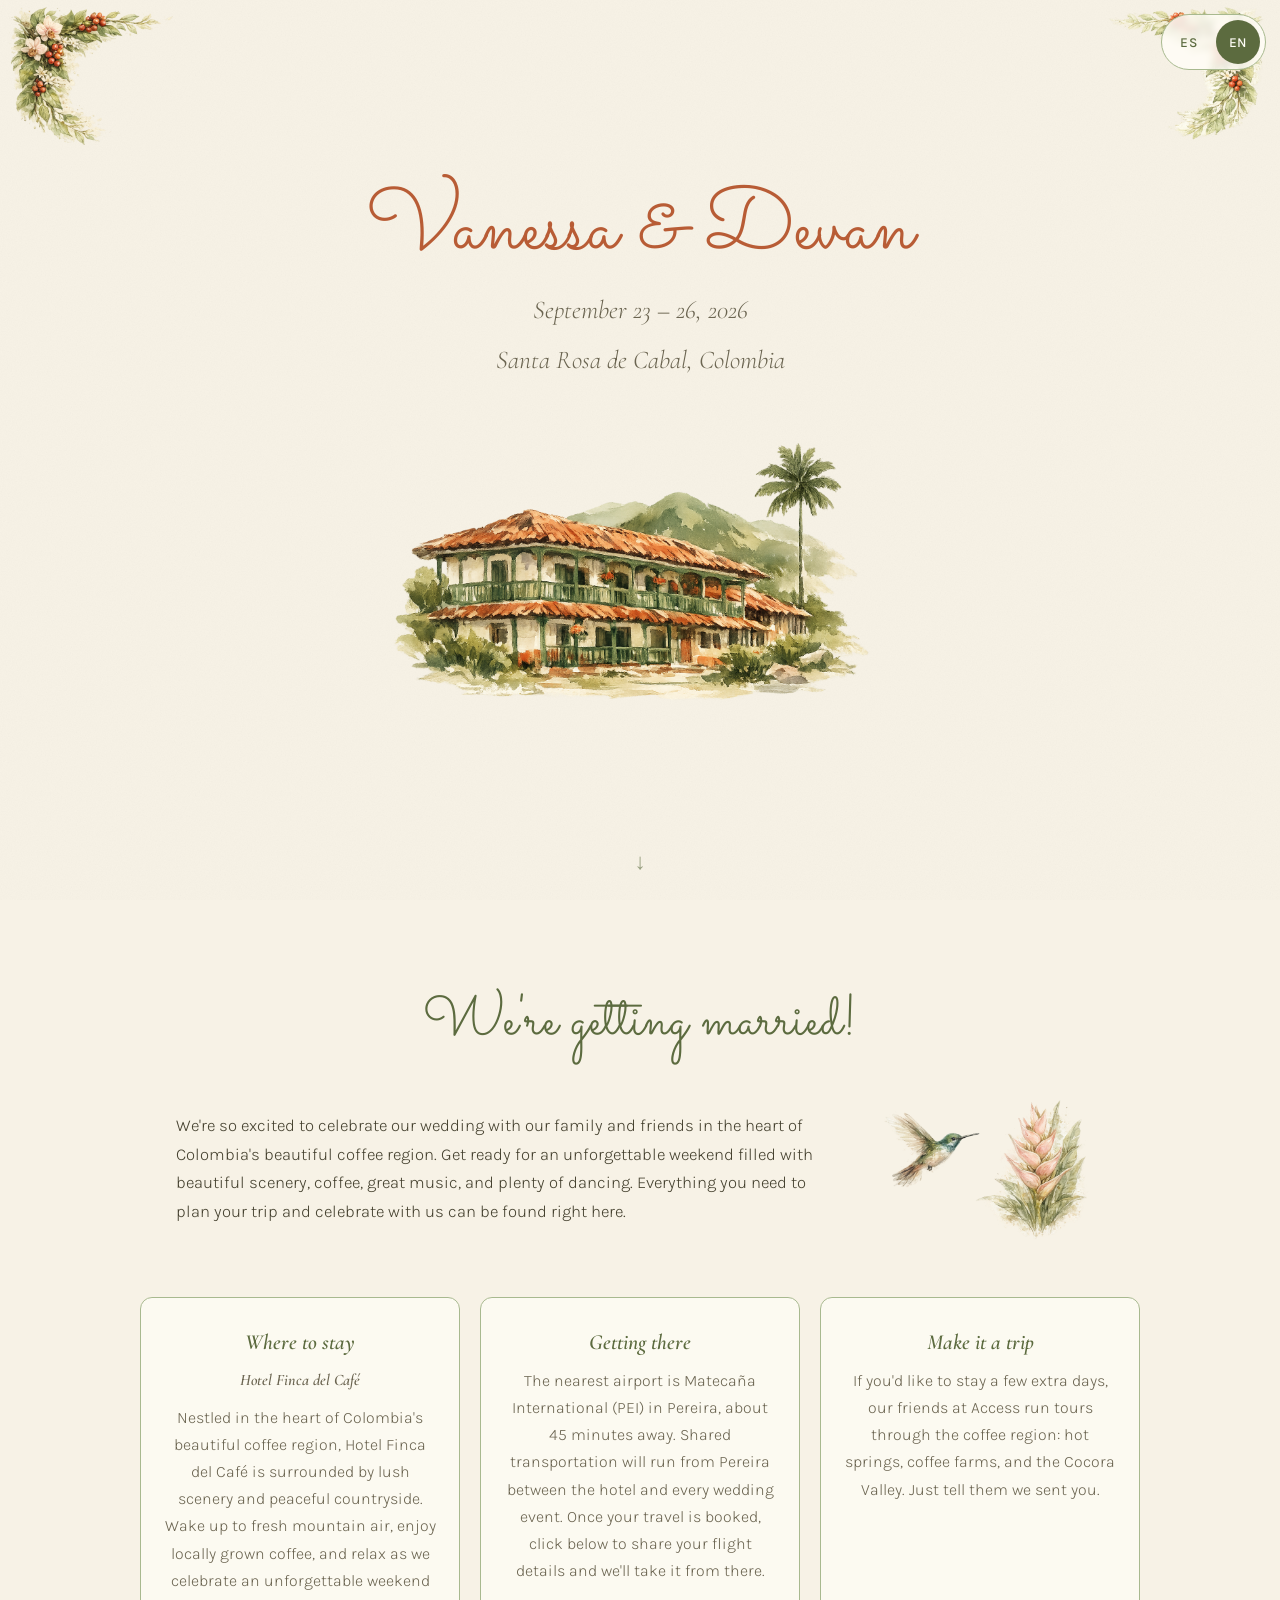
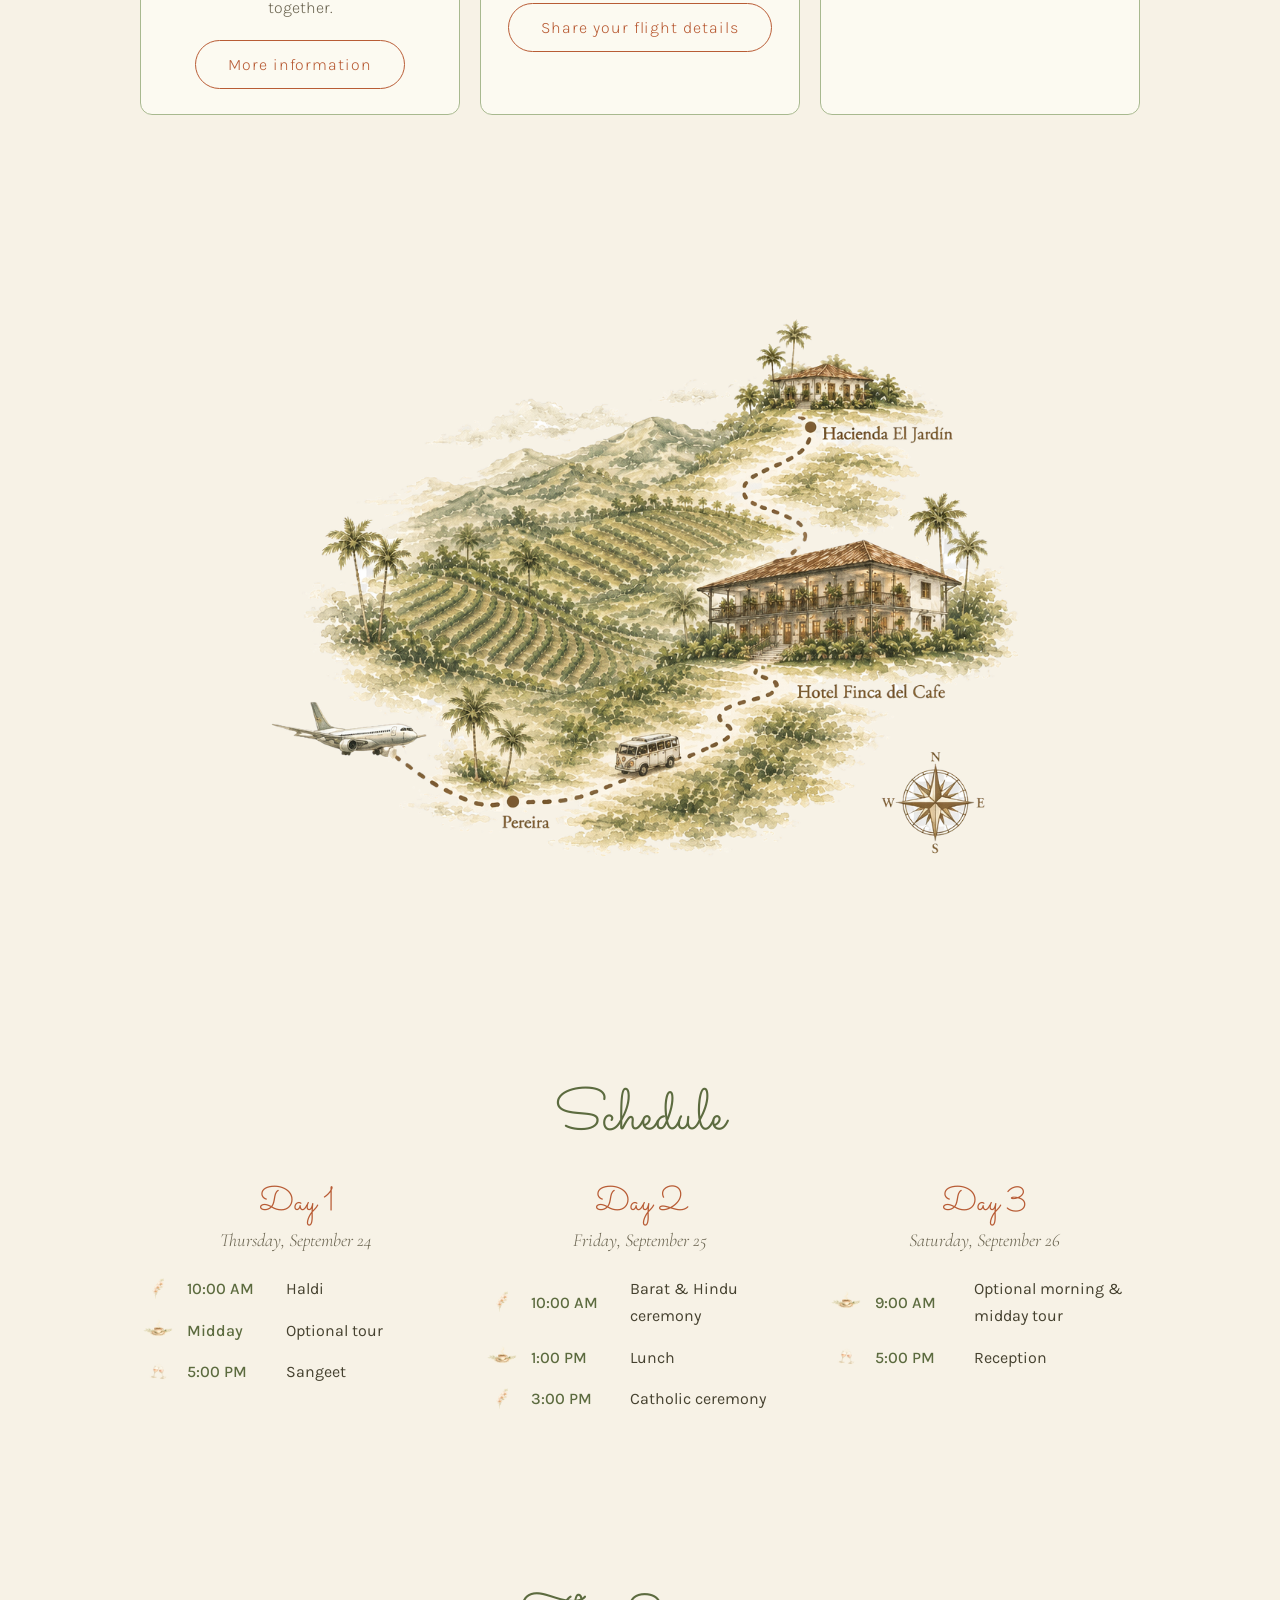
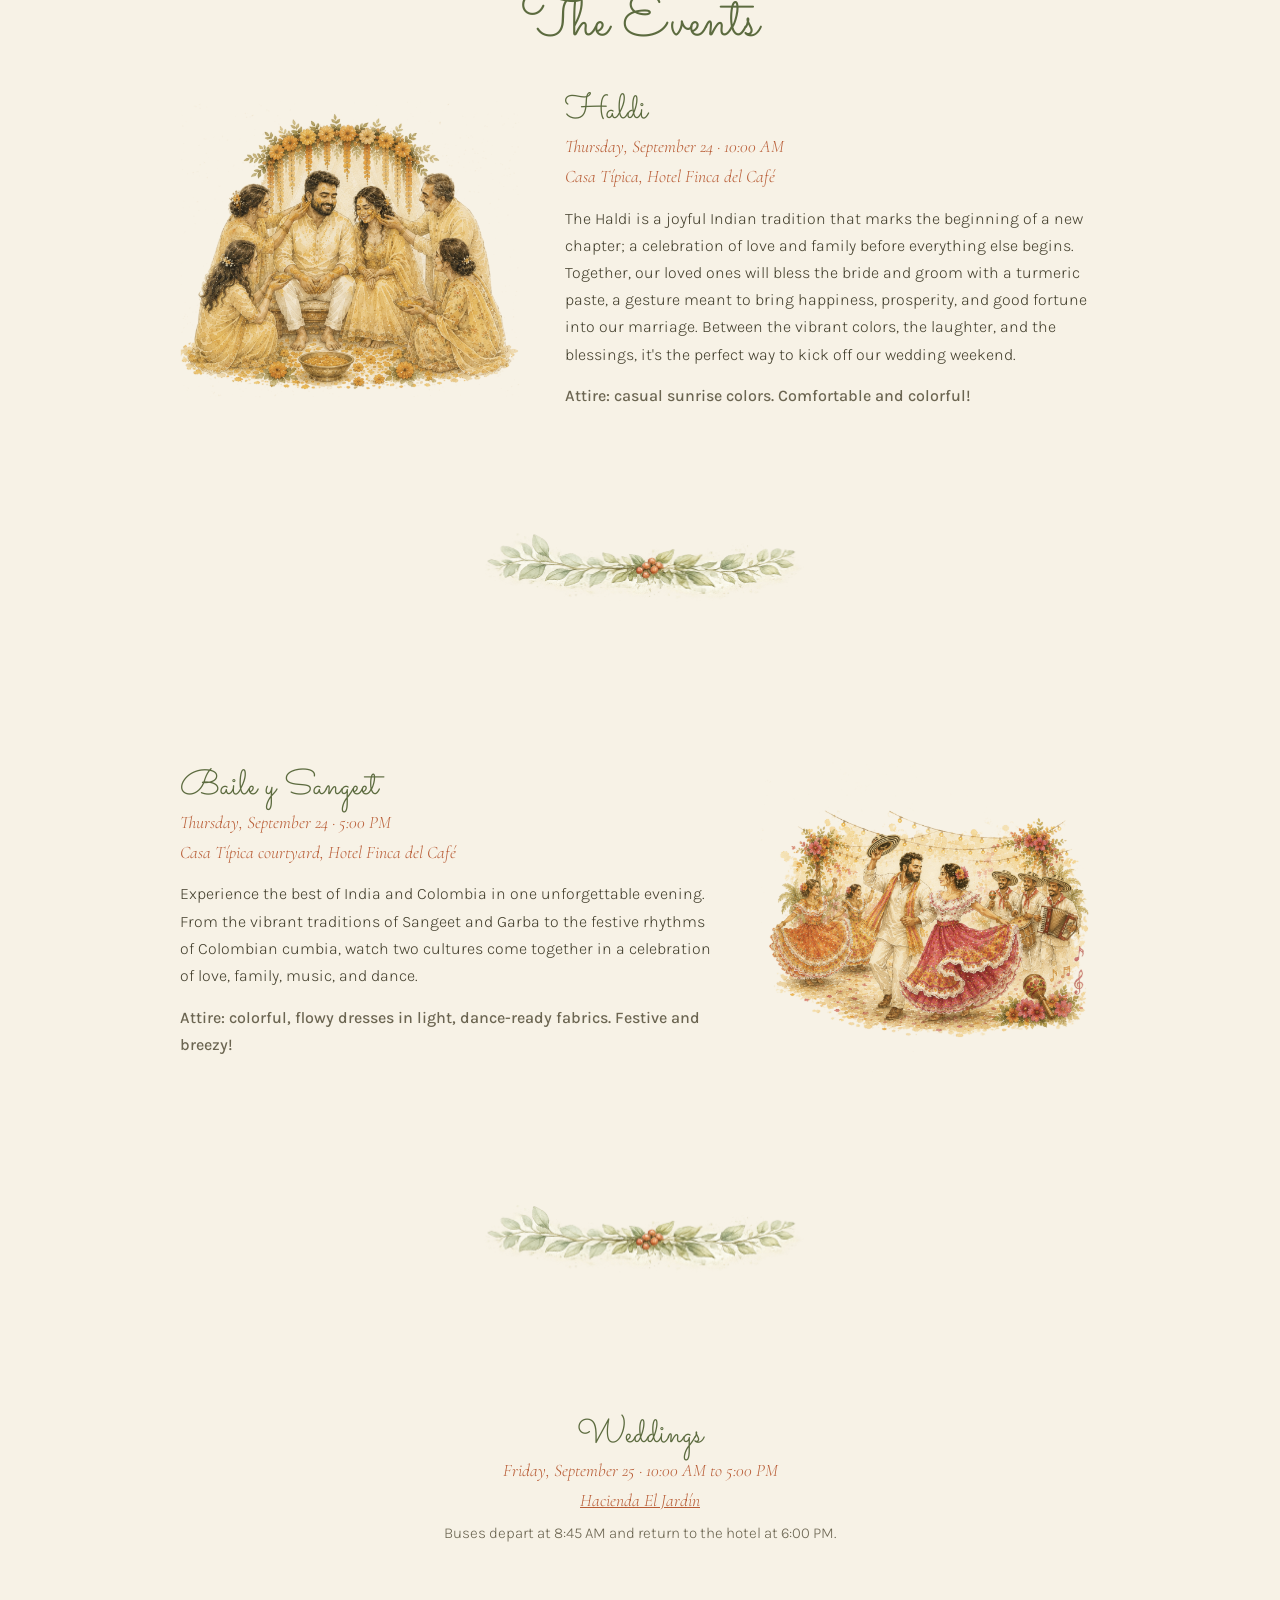
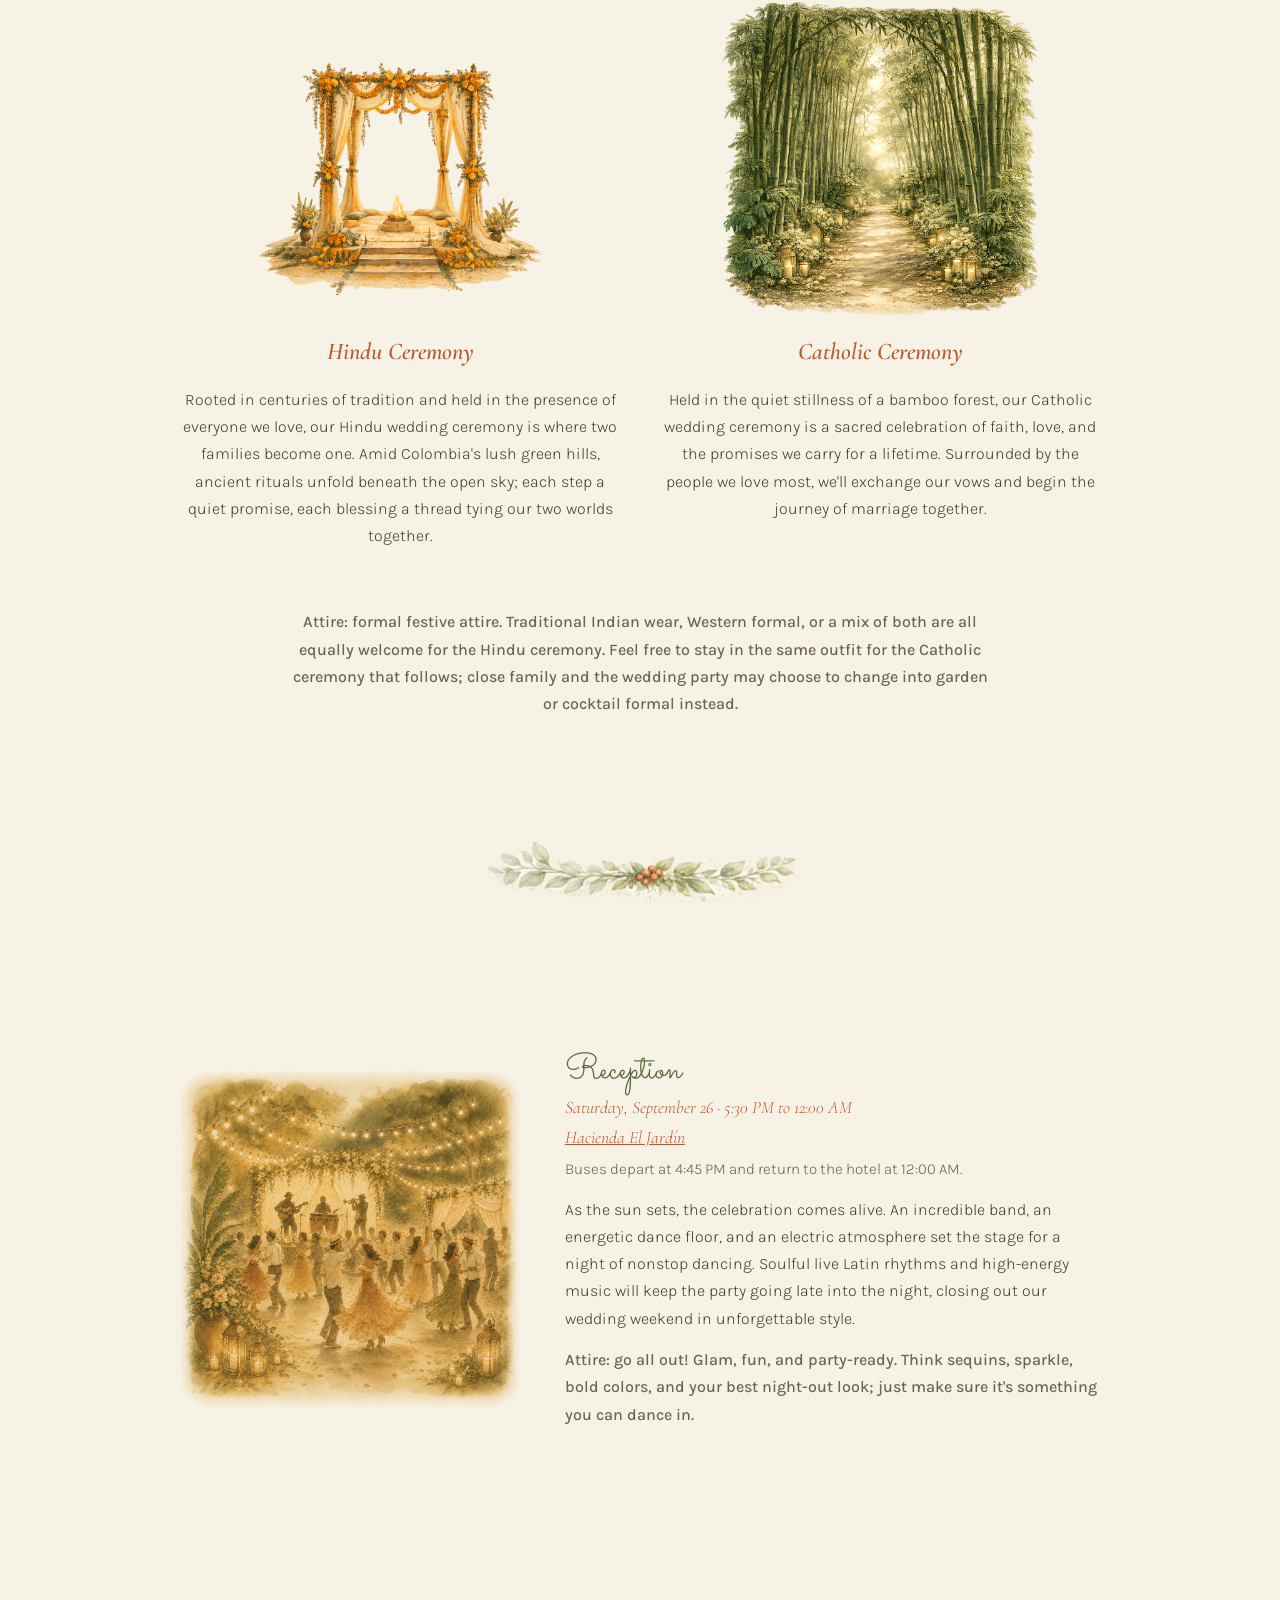
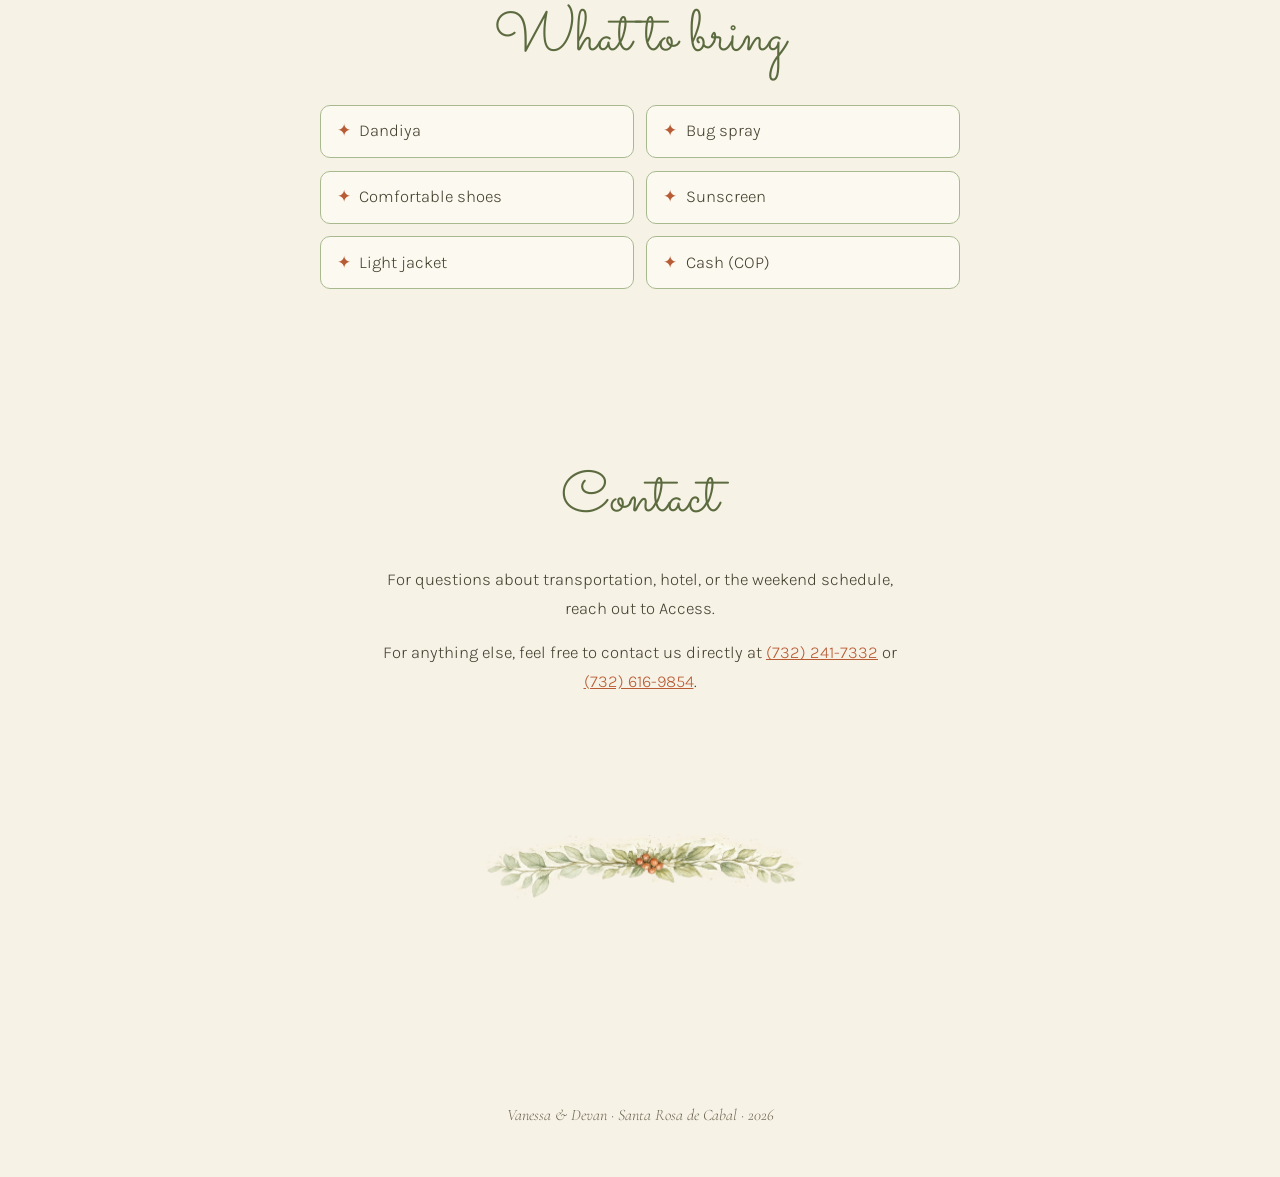
<file: index.html>
<!DOCTYPE html>
<html lang="es">
<head>
  <meta charset="UTF-8" />
  <meta name="viewport" content="width=device-width, initial-scale=1.0" />
  <title>Vanessa &amp; Devan — Santa Rosa de Cabal · 2026</title>

  <!-- Google Fonts: sólo la combinación elegida (Opción B):
       Sacramento (títulos) · Cormorant Garamond itálica (subtítulos) · Karla (cuerpo) -->
  <link rel="preconnect" href="https://fonts.googleapis.com" />
  <link rel="preconnect" href="https://fonts.gstatic.com" crossorigin />
  <link
    href="https://fonts.googleapis.com/css2?family=Cormorant+Garamond:ital,wght@0,400;0,500;0,600;1,400;1,500;1,600&family=Karla:wght@300;400;500;600&family=Sacramento&display=swap"
    rel="stylesheet"
  />

  <link rel="stylesheet" href="styles.css" />
</head>
<body>

  <!-- ============================================================
       CONTROL FIJO: selector de idioma ES / EN (esquina superior derecha)
       ============================================================ -->
  <nav class="lang-switch" aria-label="Idioma / Language">
    <button type="button" data-lang="es" aria-pressed="false">ES</button>
    <button type="button" data-lang="en" aria-pressed="false">EN</button>
  </nav>

  <main>

    <!-- ============================================================
         1. HERO
         ============================================================ -->
    <section id="hero" class="hero">
      <!-- Ornamentos florales de esquina (decorativos) -->
      <img class="hero__corner hero__corner--left" src="flores esquina izquierda superior.png" alt="" aria-hidden="true" />
      <img class="hero__corner hero__corner--right" src="flores esquina derecha superior.png" alt="" aria-hidden="true" />

      <div class="hero__content reveal">
        <h1 class="hero__names" data-i18n="hero_names">Vanessa &amp; Devan</h1>
        <p class="hero__date" data-i18n="hero_date">23 – 26 de septiembre de 2026</p>
        <p class="hero__location" data-i18n="hero_location">Santa Rosa de Cabal, Colombia</p>
        <img class="hero__illustration" src="hacienda.png" data-i18n-alt="alt_hacienda" alt="Ilustración en acuarela de una casita cafetera entre las montañas" />
      </div>

      <!-- Indicador sutil de scroll -->
      <div class="hero__scroll" aria-hidden="true">
        <span class="hero__scroll-arrow">&#8595;</span>
      </div>
    </section>

    <!-- ============================================================
         2. BIENVENIDA + INFO PRÁCTICA (Where to stay / Getting there / Make it a trip)
         ============================================================ -->
    <section id="bienvenida" class="welcome">
      <div class="container reveal">
        <h2 class="section-title" data-i18n="welcome_title">¡Nos casamos!</h2>

        <div class="welcome__intro">
          <p class="welcome__text" data-i18n="welcome_text">Nos emociona muchísimo celebrar nuestra boda con nuestra familia y amigos en el corazón de la hermosa región cafetera de Colombia. Prepárense para un fin de semana inolvidable lleno de paisajes espectaculares, café, buena música y mucho baile. Aquí encontrarán todo lo que necesitan para planear su viaje y celebrar con nosotros.</p>
          <img class="welcome__accent" src="colibri y orquidea.png" data-i18n-alt="alt_colibri" alt="Ilustración en acuarela de un colibrí y una orquídea" />
        </div>

        <!-- Info práctica: 3 tarjetas -->
        <div class="info-cards">
          <!-- Where to stay -->
          <article class="info-card">
            <h3 data-i18n="info1_title">Dónde quedarse</h3>
            <p class="info-card__subtitle" data-i18n="info1_subtitle">Hotel Finca del Café</p>
            <p data-i18n="info1_text">Enclavado en el corazón de la región cafetera de Colombia, el Hotel Finca del Café está rodeado de naturaleza exuberante y campo tranquilo. Despierten con el aire fresco de la montaña, disfruten café cultivado en la zona y relájense mientras celebramos juntos un fin de semana inolvidable.</p>
            <!-- Enlace externo real del hotel -->
            <a class="btn btn--outline" href="https://fincadelcafe.com/" target="_blank" rel="noopener noreferrer" data-i18n="info1_button">Más información</a>
          </article>

          <!-- Getting there -->
          <article class="info-card">
            <h3 data-i18n="info2_title">Cómo llegar</h3>
            <p data-i18n="info2_text">El aeropuerto más cercano es el Internacional Matecaña (PEI) en Pereira, a unos 45 minutos. Habrá transporte compartido desde Pereira entre el hotel y cada evento de la boda. Una vez que tengan sus vuelos, hagan clic abajo para compartir los datos y nosotros nos encargamos del resto.</p>
            <!-- Formulario real de Google para datos de vuelo -->
            <a class="btn btn--outline" href="https://docs.google.com/forms/d/e/1FAIpQLSfLSTaiUKVlCix2yrNkN36bkPVKQsNArnJzSPw2l8ygTq4mWg/viewform" target="_blank" rel="noopener noreferrer" data-i18n="info2_button">Comparte los datos de tu vuelo</a>
          </article>

          <!-- Make it a trip -->
          <article class="info-card">
            <h3 data-i18n="info3_title">Quédate unos días</h3>
            <p data-i18n="info3_text">Si quieren quedarse unos días más, nuestros amigos de Access organizan tours por la región cafetera: termales, fincas de café y el Valle de Cocora. Solo díganles que van de nuestra parte.</p>
          </article>
        </div>
      </div>
    </section>

    <!-- ============================================================
         3. MAPA ("The place": sin título, sólo la imagen)
         mapanuevo.png ya viene con el fondo verde recortado (chroma key)
         ============================================================ -->
    <section id="mapa" class="map" aria-label="Mapa / Map">
      <div class="container reveal">
        <img class="map__image" src="mapanuevo.png" data-i18n-alt="alt_mapa" alt="Mapa ilustrado: del aeropuerto de Pereira al Hotel Finca del Café y la Hacienda El Jardín" />
      </div>
    </section>

    <!-- ============================================================
         4. ITINERARIO / SCHEDULE (3 días, siempre visibles, sin tabs)
         ============================================================ -->
    <section id="itinerario" class="itinerary">
      <div class="container reveal">
        <h2 class="section-title" data-i18n="itin_title">Itinerario</h2>

        <div class="itinerary__days">

          <!-- Día 1 · jueves 24 -->
          <article class="day">
            <h3 class="day__title" data-i18n="day1_title">Día 1</h3>
            <p class="day__date" data-i18n="day1_date">Jueves 24 de septiembre</p>
            <ul class="day__events">
              <li>
                <img src="orquidea sola.png" data-i18n-alt="alt_orquidea" alt="Ícono de flor de orquídea" />
                <span class="event__time" data-i18n="day1_e1_time">10:00 a. m.</span>
                <span class="event__name" data-i18n="day1_e1_name">Haldi</span>
              </li>
              <li>
                <img src="taza de cafe.png" data-i18n-alt="alt_cafe" alt="Ícono de taza de café" />
                <span class="event__time" data-i18n="day1_e2_time">Mediodía</span>
                <span class="event__name" data-i18n="day1_e2_name">Tour opcional</span>
              </li>
              <li>
                <img src="copas de vino.png" data-i18n-alt="alt_copas" alt="Ícono de copas de vino" />
                <span class="event__time" data-i18n="day1_e3_time">5:00 p. m.</span>
                <span class="event__name" data-i18n="day1_e3_name">Sangeet</span>
              </li>
            </ul>
          </article>

          <!-- Día 2 · viernes 25 -->
          <article class="day">
            <h3 class="day__title" data-i18n="day2_title">Día 2</h3>
            <p class="day__date" data-i18n="day2_date">Viernes 25 de septiembre</p>
            <ul class="day__events">
              <li>
                <img src="orquidea sola.png" data-i18n-alt="alt_orquidea" alt="Ícono de flor de orquídea" />
                <span class="event__time" data-i18n="day2_e1_time">10:00 a. m.</span>
                <span class="event__name" data-i18n="day2_e1_name">Barat y ceremonia hindú</span>
              </li>
              <li>
                <img src="taza de cafe.png" data-i18n-alt="alt_cafe" alt="Ícono de taza de café" />
                <span class="event__time" data-i18n="day2_e2_time">1:00 p. m.</span>
                <span class="event__name" data-i18n="day2_e2_name">Almuerzo</span>
              </li>
              <li>
                <img src="orquidea sola.png" data-i18n-alt="alt_orquidea" alt="Ícono de flor de orquídea" />
                <span class="event__time" data-i18n="day2_e3_time">3:00 p. m.</span>
                <span class="event__name" data-i18n="day2_e3_name">Ceremonia católica</span>
              </li>
            </ul>
          </article>

          <!-- Día 3 · sábado 26 -->
          <article class="day">
            <h3 class="day__title" data-i18n="day3_title">Día 3</h3>
            <p class="day__date" data-i18n="day3_date">Sábado 26 de septiembre</p>
            <ul class="day__events">
              <li>
                <img src="taza de cafe.png" data-i18n-alt="alt_cafe" alt="Ícono de taza de café" />
                <span class="event__time" data-i18n="day3_e1_time">9:00 a. m.</span>
                <span class="event__name" data-i18n="day3_e1_name">Tour opcional (mañana y mediodía)</span>
              </li>
              <li>
                <img src="copas de vino.png" data-i18n-alt="alt_copas" alt="Ícono de copas de vino" />
                <span class="event__time" data-i18n="day3_e2_time">5:00 p. m.</span>
                <span class="event__name" data-i18n="day3_e2_name">Recepción</span>
              </li>
            </ul>
          </article>

        </div>
      </div>
    </section>

    <!-- ============================================================
         5. LOS EVENTOS (con fotos pequeñas para no romper el flow)
         ============================================================ -->
    <section id="eventos" class="events">
      <div class="container reveal">
        <h2 class="section-title" data-i18n="events_title">Los eventos</h2>

        <!-- Haldi -->
        <article class="event">
          <div class="event__media">
            <img src="haldi.png" data-i18n-alt="alt_haldi" alt="Ilustración en acuarela de la ceremonia Haldi" />
          </div>
          <div class="event__body">
            <h3 class="event__title" data-i18n="ev_haldi_name">Haldi</h3>
            <p class="event__meta" data-i18n="ev_haldi_meta1">Jueves 24 de septiembre · 10:00 a. m.</p>
            <p class="event__meta" data-i18n="ev_haldi_meta2">Casa Típica, Hotel Finca del Café</p>
            <p class="event__desc" data-i18n="ev_haldi_desc">El Haldi es una alegre tradición india que marca el comienzo de un nuevo capítulo; una celebración del amor y la familia antes de que todo empiece. Juntos, nuestros seres queridos bendecirán a los novios con una pasta de cúrcuma, un gesto que busca traer felicidad, prosperidad y buena fortuna a nuestro matrimonio. Entre los colores vibrantes, las risas y las bendiciones, es la manera perfecta de arrancar nuestro fin de semana de boda.</p>
            <p class="event__dress" data-i18n="ev_haldi_dress">Atuendo: colores cálidos de amanecer. ¡Cómodo y colorido!</p>
          </div>
        </article>

        <img class="divider" src="separador.png" alt="" aria-hidden="true" />

        <!-- Baile y Sangeet (imagen al lado contrario en desktop) -->
        <article class="event event--reverse">
          <div class="event__media">
            <img src="baileysangeetnew.png" data-i18n-alt="alt_sangeet" alt="Ilustración en acuarela de baile de Sangeet y cumbia" />
          </div>
          <div class="event__body">
            <h3 class="event__title" data-i18n="ev_sangeet_name">Baile y Sangeet</h3>
            <p class="event__meta" data-i18n="ev_sangeet_meta1">Jueves 24 de septiembre · 5:00 p. m.</p>
            <p class="event__meta" data-i18n="ev_sangeet_meta2">Patio de la Casa Típica, Hotel Finca del Café</p>
            <p class="event__desc" data-i18n="ev_sangeet_desc">Vive lo mejor de India y Colombia en una sola noche inolvidable. Desde las vibrantes tradiciones del Sangeet y el Garba hasta los ritmos festivos de la cumbia colombiana, dos culturas se unen en una celebración de amor, familia, música y baile.</p>
            <p class="event__dress" data-i18n="ev_sangeet_dress">Atuendo: vestidos coloridos y vaporosos, en telas ligeras y listas para bailar. ¡Festivo y fresco!</p>
          </div>
        </article>

        <img class="divider" src="separador.png" alt="" aria-hidden="true" />

        <!-- Las bodas: bloque combinado (viernes) con ceremonia hindú + católica -->
        <article class="event event--weddings">
          <div class="event__body event__body--center">
            <h3 class="event__title" data-i18n="ev_wed_name">Las bodas</h3>
            <p class="event__meta" data-i18n="ev_wed_meta1">Viernes 25 de septiembre · 10:00 a. m. a 5:00 p. m.</p>
            <p class="event__meta"><a class="event__venue" href="https://www.haciendaeljardin.com.co/" target="_blank" rel="noopener noreferrer" data-i18n="ev_wed_venue">Hacienda El Jardín</a></p>
            <p class="event__logistics" data-i18n="ev_wed_buses">Los buses salen a las 8:45 a. m. y regresan al hotel a las 6:00 p. m.</p>
          </div>

          <div class="ceremonies">
            <div class="ceremony">
              <img src="hinduceremony.png" data-i18n-alt="alt_hindu" alt="Ilustración en acuarela de un mandap para la ceremonia hindú" />
              <h4 class="ceremony__title" data-i18n="ev_wed_hindu_title">Ceremonia hindú</h4>
              <p class="event__desc" data-i18n="ev_wed_hindu_desc">Arraigada en siglos de tradición y celebrada en presencia de todos los que amamos, nuestra ceremonia hindú es donde dos familias se vuelven una. Entre las verdes colinas de Colombia, los rituales ancestrales se despliegan bajo el cielo abierto; cada paso una promesa silenciosa, cada bendición un hilo que une nuestros dos mundos.</p>
            </div>
            <div class="ceremony">
              <img src="catolica.png" data-i18n-alt="alt_catholic" alt="Ilustración en acuarela de un camino en un bosque de guadua" />
              <h4 class="ceremony__title" data-i18n="ev_wed_catholic_title">Ceremonia católica</h4>
              <p class="event__desc" data-i18n="ev_wed_catholic_desc">En la quietud de un bosque de guadua, nuestra ceremonia católica es una celebración sagrada de fe, amor y las promesas que llevaremos toda la vida. Rodeados de las personas que más queremos, intercambiaremos nuestros votos y comenzaremos juntos el camino del matrimonio.</p>
            </div>
          </div>

          <p class="event__dress event__dress--center" data-i18n="ev_wed_dress">Atuendo: formal y festivo. Para la ceremonia hindú son igual de bienvenidos el atuendo tradicional indio, el formal occidental o una mezcla de ambos. Pueden quedarse con el mismo atuendo para la ceremonia católica que sigue; la familia cercana y el cortejo pueden preferir cambiarse a un formal de jardín o cóctel.</p>
        </article>

        <img class="divider" src="separador.png" alt="" aria-hidden="true" />

        <!-- Recepción (sábado) -->
        <article class="event">
          <div class="event__media">
            <img src="receptionnew.png" data-i18n-alt="alt_reception" alt="Ilustración en acuarela de la fiesta de recepción de noche" />
          </div>
          <div class="event__body">
            <h3 class="event__title" data-i18n="ev_rec_name">Recepción</h3>
            <p class="event__meta" data-i18n="ev_rec_meta1">Sábado 26 de septiembre · 5:30 p. m. a 12:00 a. m.</p>
            <p class="event__meta"><a class="event__venue" href="https://www.haciendaeljardin.com.co/" target="_blank" rel="noopener noreferrer" data-i18n="ev_rec_venue">Hacienda El Jardín</a></p>
            <p class="event__logistics" data-i18n="ev_rec_buses">Los buses salen a las 4:45 p. m. y regresan al hotel a las 12:00 a. m.</p>
            <p class="event__desc" data-i18n="ev_rec_desc">Cuando cae el sol, la celebración cobra vida. Una banda increíble, una pista llena de energía y un ambiente eléctrico preparan el escenario para una noche de baile sin parar. Ritmos latinos en vivo y música de alta energía mantendrán la fiesta hasta altas horas, cerrando nuestro fin de semana de boda por todo lo alto.</p>
            <p class="event__dress" data-i18n="ev_rec_dress">Atuendo: ¡con todo! Glamour, diversión y lista para la fiesta. Piensen en lentejuelas, brillo, colores intensos y su mejor look de noche; eso sí, algo con lo que puedan bailar.</p>
          </div>
        </article>
      </div>
    </section>

    <!-- ============================================================
         6. QUÉ TRAER / WHAT TO BRING
         ============================================================ -->
    <section id="que-traer" class="bring">
      <div class="container reveal">
        <h2 class="section-title" data-i18n="bring_title">Qué traer</h2>
        <ul class="bring__list">
          <li data-i18n="bring_1">Dandiya</li>
          <li data-i18n="bring_2">Repelente de insectos</li>
          <li data-i18n="bring_3">Zapatos cómodos</li>
          <li data-i18n="bring_4">Protector solar</li>
          <li data-i18n="bring_5">Chaqueta ligera</li>
          <li data-i18n="bring_6">Efectivo en pesos (COP)</li>
        </ul>
      </div>
    </section>

    <!-- ============================================================
         7. CONTACTO / CONTACT (cierre)
         ============================================================ -->
    <section id="contacto" class="contact">
      <div class="container reveal">
        <h2 class="section-title" data-i18n="contact_title">Contacto</h2>
        <!-- Falta el dato de contacto de "Access" (en el doc figura como XXX): completar cuando lo tengan -->
        <p class="contact__text" data-i18n="contact_text1">Para preguntas sobre transporte, hotel o el itinerario del fin de semana, escríbanle a Access.</p>
        <p class="contact__text">
          <span data-i18n="contact_text2_pre">Para cualquier otra cosa, no duden en contactarnos directamente al</span>
          <a href="tel:+17322417332">(732)&nbsp;241-7332</a>
          <span data-i18n="contact_text2_or">o al</span>
          <a href="tel:+17326169854">(732)&nbsp;616-9854</a>.
        </p>

        <!-- Detalle decorativo de cierre (separador invertido con CSS) -->
        <!-- reemplazar por stamp.png cuando esté lista la ilustración de estampilla -->
        <img class="divider divider--closing" src="separador.png" alt="" aria-hidden="true" />
      </div>
    </section>

  </main>

  <!-- Pie de página mínimo -->
  <footer class="footer">
    <p data-i18n="footer_text">Vanessa &amp; Devan · Santa Rosa de Cabal · 2026</p>
  </footer>

  <script src="script.js"></script>
</body>
</html>
</file>
<file: styles.css>
/* ============================================================
   SITIO DE BODA — HOJA DE ESTILOS
   Mobile-first. Breakpoint principal: 768px.
   Tipografía fija: Opción B (Sacramento / Cormorant itálica / Karla).
   ============================================================ */

/* ------------------------------------------------------------
   VARIABLES (colores + tipografías)
   ------------------------------------------------------------ */
:root {
  /* Paleta acuarela — eje cafetero */
  --color-cream: #f7f2e6;        /* fondo base crema/hueso */
  --color-cream-card: #fffdf7;   /* fondo de tarjetas */
  --color-olive: #5c6b3f;        /* verde oliva */
  --color-sage: #a8b98f;         /* verde salvia */
  --color-terracotta: #b85c35;   /* terracota / naranja quemado */
  --color-rose: #e7b8ba;         /* rosa pastel */
  --color-mustard: #d9a441;      /* amarillo mostaza */
  --color-ink: #45412f;          /* texto principal (contraste sobre crema) */
  --color-ink-soft: #6b6551;     /* texto secundario */

  /* Tipografías — Opción B elegida por los novios */
  --font-display: "Sacramento", cursive;
  --font-display-style: normal;
  --font-subtitle: "Cormorant Garamond", serif;
  --font-subtitle-style: italic;
  --font-body: "Karla", sans-serif;
}

/* ------------------------------------------------------------
   BASE
   ------------------------------------------------------------ */
* {
  margin: 0;
  padding: 0;
  box-sizing: border-box;
}

html {
  background-color: var(--color-cream);
  scroll-behavior: smooth;
}

body {
  font-family: var(--font-body);
  font-size: 1rem; /* mínimo 16px de texto de cuerpo en mobile */
  font-weight: 300;
  color: var(--color-ink);
  line-height: 1.7;
  overflow-x: hidden;
}

/* Textura de papel sutil (grano SVG inline, muy ligero) */
body::before {
  content: "";
  position: fixed;
  inset: 0;
  z-index: -1;
  pointer-events: none;
  background-image: url("data:image/svg+xml,%3Csvg xmlns='http://www.w3.org/2000/svg' width='240' height='240'%3E%3Cfilter id='p'%3E%3CfeTurbulence type='fractalNoise' baseFrequency='0.8' numOctaves='2' stitchTiles='stitch'/%3E%3CfeColorMatrix type='saturate' values='0'/%3E%3C/filter%3E%3Crect width='240' height='240' filter='url(%23p)' opacity='0.05'/%3E%3C/svg%3E");
}

img {
  max-width: 100%;
  height: auto;
  display: block;
}

section {
  width: 100%;
  padding: 4rem 1.25rem;
}

.container {
  max-width: 1000px;
  margin: 0 auto;
}

/* Títulos de sección */
.section-title {
  font-family: var(--font-display);
  font-style: var(--font-display-style);
  font-weight: 400;
  font-size: clamp(2.4rem, 9vw, 3.6rem);
  color: var(--color-olive);
  text-align: center;
  margin-bottom: 2rem;
  line-height: 1.2;
}

/* Botones / enlaces destacados (área táctil mínima ~44px) */
.btn {
  display: inline-flex;
  align-items: center;
  justify-content: center;
  min-height: 2.75rem;
  font-family: var(--font-body);
  font-size: 1rem;
  letter-spacing: 0.06em;
  text-decoration: none;
  padding: 0.6rem 2rem;
  border-radius: 999px;
  transition: opacity 0.25s ease;
}

.btn:hover {
  opacity: 0.85;
}

.btn--solid {
  background-color: var(--color-terracotta);
  color: var(--color-cream-card);
}

.btn--outline {
  border: 1px solid var(--color-terracotta);
  color: var(--color-terracotta);
  margin-top: 1rem;
}

/* Separador decorativo entre bloques */
.divider {
  width: min(70vw, 380px);
  margin: 2.5rem auto;
}

/* ------------------------------------------------------------
   FADE-IN AL HACER SCROLL (Intersection Observer)
   ------------------------------------------------------------ */
.reveal {
  opacity: 0;
  transform: translateY(18px);
  transition: opacity 0.8s ease, transform 0.8s ease;
}

.reveal.visible {
  opacity: 1;
  transform: none;
}

@media (prefers-reduced-motion: reduce) {
  html {
    scroll-behavior: auto;
  }
  .reveal {
    opacity: 1;
    transform: none;
    transition: none;
  }
}

/* ------------------------------------------------------------
   CONTROL FIJO: selector de idioma (arriba derecha)
   ------------------------------------------------------------ */
.lang-switch {
  position: fixed;
  top: 0.9rem;
  right: 0.9rem;
  z-index: 100;
  display: flex;
  gap: 0.3rem;
  padding: 0.3rem;
  background-color: rgba(255, 253, 247, 0.85);
  border: 1px solid var(--color-sage);
  border-radius: 999px;
  backdrop-filter: blur(3px);
}

.lang-switch button {
  font-family: var(--font-body);
  font-size: 0.85rem;
  font-weight: 500;
  letter-spacing: 0.04em;
  color: var(--color-olive);
  background: none;
  border: none;
  border-radius: 999px;
  /* área táctil mínima de 44px */
  width: 2.75rem;
  height: 2.75rem;
  cursor: pointer;
}

.lang-switch button.active {
  background-color: var(--color-olive);
  color: var(--color-cream-card);
}

/* ------------------------------------------------------------
   1. HERO
   ------------------------------------------------------------ */
.hero {
  position: relative;
  min-height: 100vh;
  min-height: 100svh;
  display: flex;
  flex-direction: column;
  align-items: center;
  justify-content: center;
  text-align: center;
  padding: 5.5rem 1.25rem 3.5rem;
}

.hero__corner {
  position: absolute;
  top: 0;
  width: min(38vw, 240px);
}

.hero__corner--left {
  left: 0;
}

.hero__corner--right {
  right: 0;
}

.hero__names {
  font-family: var(--font-display);
  font-style: var(--font-display-style);
  font-weight: 400;
  font-size: clamp(3rem, 13vw, 5.5rem);
  color: var(--color-terracotta);
  line-height: 1.15;
}

.hero__date,
.hero__location {
  font-family: var(--font-subtitle);
  font-style: var(--font-subtitle-style);
  font-size: clamp(1.15rem, 4.5vw, 1.6rem);
  color: var(--color-ink-soft);
  margin-top: 0.4rem;
}

.hero__illustration {
  width: min(82vw, 520px);
  margin: 1.5rem auto 0;
}

.hero__scroll {
  position: absolute;
  bottom: 1.2rem;
  left: 50%;
  transform: translateX(-50%);
  color: var(--color-olive);
  opacity: 0.6;
  font-size: 1.4rem;
}

/* ------------------------------------------------------------
   2. BIENVENIDA / INFO GENERAL
   ------------------------------------------------------------ */
.welcome__intro {
  display: flex;
  flex-direction: column;
  align-items: center;
  gap: 1rem;
  margin-bottom: 3rem;
}

.welcome__text {
  max-width: 40rem;
  text-align: center;
  font-size: 1.05rem;
}

.welcome__accent {
  width: min(55vw, 240px);
}

.info-cards {
  display: grid;
  grid-template-columns: 1fr;
  gap: 1.25rem;
}

.info-card {
  background-color: rgba(255, 253, 247, 0.65);
  border: 1px solid var(--color-sage);
  border-radius: 12px;
  padding: 1.6rem 1.4rem;
  text-align: center;
  display: flex;
  flex-direction: column;
}

.info-card h3 {
  font-family: var(--font-subtitle);
  font-style: var(--font-subtitle-style);
  font-weight: 600;
  font-size: 1.35rem;
  color: var(--color-olive);
  margin-bottom: 0.4rem;
}

.info-card__subtitle {
  font-family: var(--font-subtitle);
  font-style: var(--font-subtitle-style);
  font-weight: 600;
  font-size: 1.05rem;
  color: var(--color-terracotta);
  margin-bottom: 0.6rem;
}

.info-card p {
  font-size: 1rem;
  color: var(--color-ink-soft);
}

/* Empuja el botón al pie de la tarjeta para alinear las 3 columnas */
.info-card .btn {
  margin-top: auto;
  align-self: center;
}

.info-card p + .btn {
  margin-top: 1.2rem;
}

/* ------------------------------------------------------------
   3. MAPA ("The place": sólo la imagen, sin título)
   ------------------------------------------------------------ */
.map {
  padding-top: 1rem;
  padding-bottom: 1rem;
}

.map .container {
  text-align: center;
}

.map__image {
  width: min(94vw, 760px);
  margin: 0 auto;
}

/* ------------------------------------------------------------
   4. ITINERARIO
   ------------------------------------------------------------ */
.itinerary__days {
  display: grid;
  grid-template-columns: 1fr;
  gap: 2.5rem;
}

.day {
  text-align: center;
}

.day__title {
  font-family: var(--font-display);
  font-style: var(--font-display-style);
  font-weight: 400;
  font-size: 2.1rem;
  color: var(--color-terracotta);
  line-height: 1.2;
}

.day__date {
  font-family: var(--font-subtitle);
  font-style: var(--font-subtitle-style);
  font-size: 1.15rem;
  color: var(--color-ink-soft);
  margin-bottom: 1.2rem;
}

.day__events {
  list-style: none;
  display: flex;
  flex-direction: column;
  gap: 0.9rem;
  max-width: 22rem;
  margin: 0 auto;
}

.day__events li {
  display: flex;
  align-items: center;
  gap: 0.7rem;
  text-align: left;
}

.day__events img {
  width: 42px;
  flex-shrink: 0;
}

.event__time {
  font-weight: 500;
  font-size: 1rem;
  color: var(--color-olive);
  white-space: nowrap;
  min-width: 5.5rem;
}

.event__name {
  font-size: 1rem;
  font-weight: 400;
}

/* ------------------------------------------------------------
   5. LOS EVENTOS (foto + texto, alternando lados en desktop)
   ------------------------------------------------------------ */
.event {
  display: flex;
  flex-direction: column;
  align-items: center;
  gap: 1.2rem;
  max-width: 920px;
  margin: 0 auto;
  text-align: center;
}

.event__media {
  flex-shrink: 0;
}

/* Fotos pequeñas para no romper el flow (petición de la novia) */
.event__media img {
  width: min(78vw, 320px);
}

.event__title {
  font-family: var(--font-display);
  font-style: var(--font-display-style);
  font-weight: 400;
  font-size: 2.2rem;
  color: var(--color-olive);
  line-height: 1.2;
}

.event__meta {
  font-family: var(--font-subtitle);
  font-style: var(--font-subtitle-style);
  font-size: 1.1rem;
  color: var(--color-terracotta);
}

.event__venue {
  color: var(--color-terracotta);
  text-decoration: underline;
}

.event__logistics {
  font-size: 0.95rem;
  color: var(--color-ink-soft);
  margin-top: 0.3rem;
}

.event__desc {
  margin-top: 0.8rem;
  font-size: 1rem;
}

.event__dress {
  margin-top: 0.9rem;
  font-size: 1rem;
  font-weight: 500;
  color: var(--color-ink-soft);
}

/* Bloque combinado "Las bodas" (hindú + católica) */
.event--weddings {
  flex-direction: column;
  text-align: center;
}

.event__body--center {
  text-align: center;
}

.ceremonies {
  display: grid;
  grid-template-columns: 1fr;
  gap: 2rem;
  width: 100%;
  margin-top: 0.5rem;
}

.ceremony {
  text-align: center;
}

.ceremony img {
  width: min(78vw, 320px);
  margin: 0 auto 0.8rem;
}

.ceremony__title {
  font-family: var(--font-subtitle);
  font-style: var(--font-subtitle-style);
  font-weight: 600;
  font-size: 1.5rem;
  color: var(--color-terracotta);
  margin-bottom: 0.3rem;
}

.event__dress--center {
  max-width: 44rem;
  margin-left: auto;
  margin-right: auto;
}

/* ------------------------------------------------------------
   6. QUÉ TRAER
   ------------------------------------------------------------ */
.bring .container {
  text-align: center;
}

.bring__list {
  list-style: none;
  display: grid;
  grid-template-columns: 1fr;
  gap: 0.8rem;
  max-width: 22rem;
  margin: 0 auto;
}

.bring__list li {
  position: relative;
  padding: 0.7rem 1rem 0.7rem 2.4rem;
  text-align: left;
  font-size: 1.05rem;
  background-color: rgba(255, 253, 247, 0.6);
  border: 1px solid var(--color-sage);
  border-radius: 10px;
}

/* Marcador tipo orquídea */
.bring__list li::before {
  content: "✦";
  position: absolute;
  left: 1rem;
  color: var(--color-terracotta);
}

/* ------------------------------------------------------------
   7. CONTACTO (cierre)
   ------------------------------------------------------------ */
.contact .container {
  text-align: center;
}

.contact__text {
  max-width: 34rem;
  margin: 0 auto 1rem;
  font-size: 1.05rem;
}

.contact__text a {
  color: var(--color-terracotta);
  text-decoration: underline;
  white-space: nowrap;
}

/* Separador invertido como cierre decorativo
   (reemplazar por stamp.png cuando esté lista la ilustración de estampilla) */
.divider--closing {
  transform: scaleY(-1);
  margin-top: 2rem;
  margin-bottom: 0;
}

/* ------------------------------------------------------------
   PIE DE PÁGINA
   ------------------------------------------------------------ */
.footer {
  text-align: center;
  padding: 2rem 1.25rem 3rem;
  font-family: var(--font-subtitle);
  font-style: var(--font-subtitle-style);
  font-size: 1rem;
  color: var(--color-ink-soft);
}

/* ============================================================
   DESKTOP / TABLET (≥ 768px)
   ============================================================ */
@media (min-width: 768px) {
  section {
    padding: 5.5rem 2rem;
  }

  /* Bienvenida: texto + colibrí lado a lado */
  .welcome__intro {
    flex-direction: row;
    justify-content: center;
    gap: 3rem;
    text-align: left;
  }

  .welcome__text {
    text-align: left;
  }

  .welcome__accent {
    width: 240px;
  }

  /* Info práctica en 3 columnas */
  .info-cards {
    grid-template-columns: repeat(3, 1fr);
  }

  /* Itinerario en 3 columnas */
  .itinerary__days {
    grid-template-columns: repeat(3, 1fr);
    gap: 2rem;
    align-items: start;
  }

  /* Íconos un poco más pequeños para que las 3 columnas
     respiren en anchos de tablet (~768px) */
  .day__events img {
    width: 36px;
  }

  /* Eventos: foto + texto lado a lado, alternando lados */
  .event {
    flex-direction: row;
    text-align: left;
    gap: 2.8rem;
    align-items: center;
  }

  .event--reverse {
    flex-direction: row-reverse;
  }

  .event__body {
    flex: 1;
  }

  .event__media img {
    width: 340px;
  }

  /* El bloque combinado de bodas sí queda centrado y a lo ancho */
  .event--weddings {
    flex-direction: column;
    text-align: center;
  }

  .ceremonies {
    grid-template-columns: 1fr 1fr;
    gap: 2.5rem;
    align-items: start;
  }

  /* Qué traer: dos columnas */
  .bring__list {
    grid-template-columns: 1fr 1fr;
    max-width: 40rem;
  }
}
</file>
